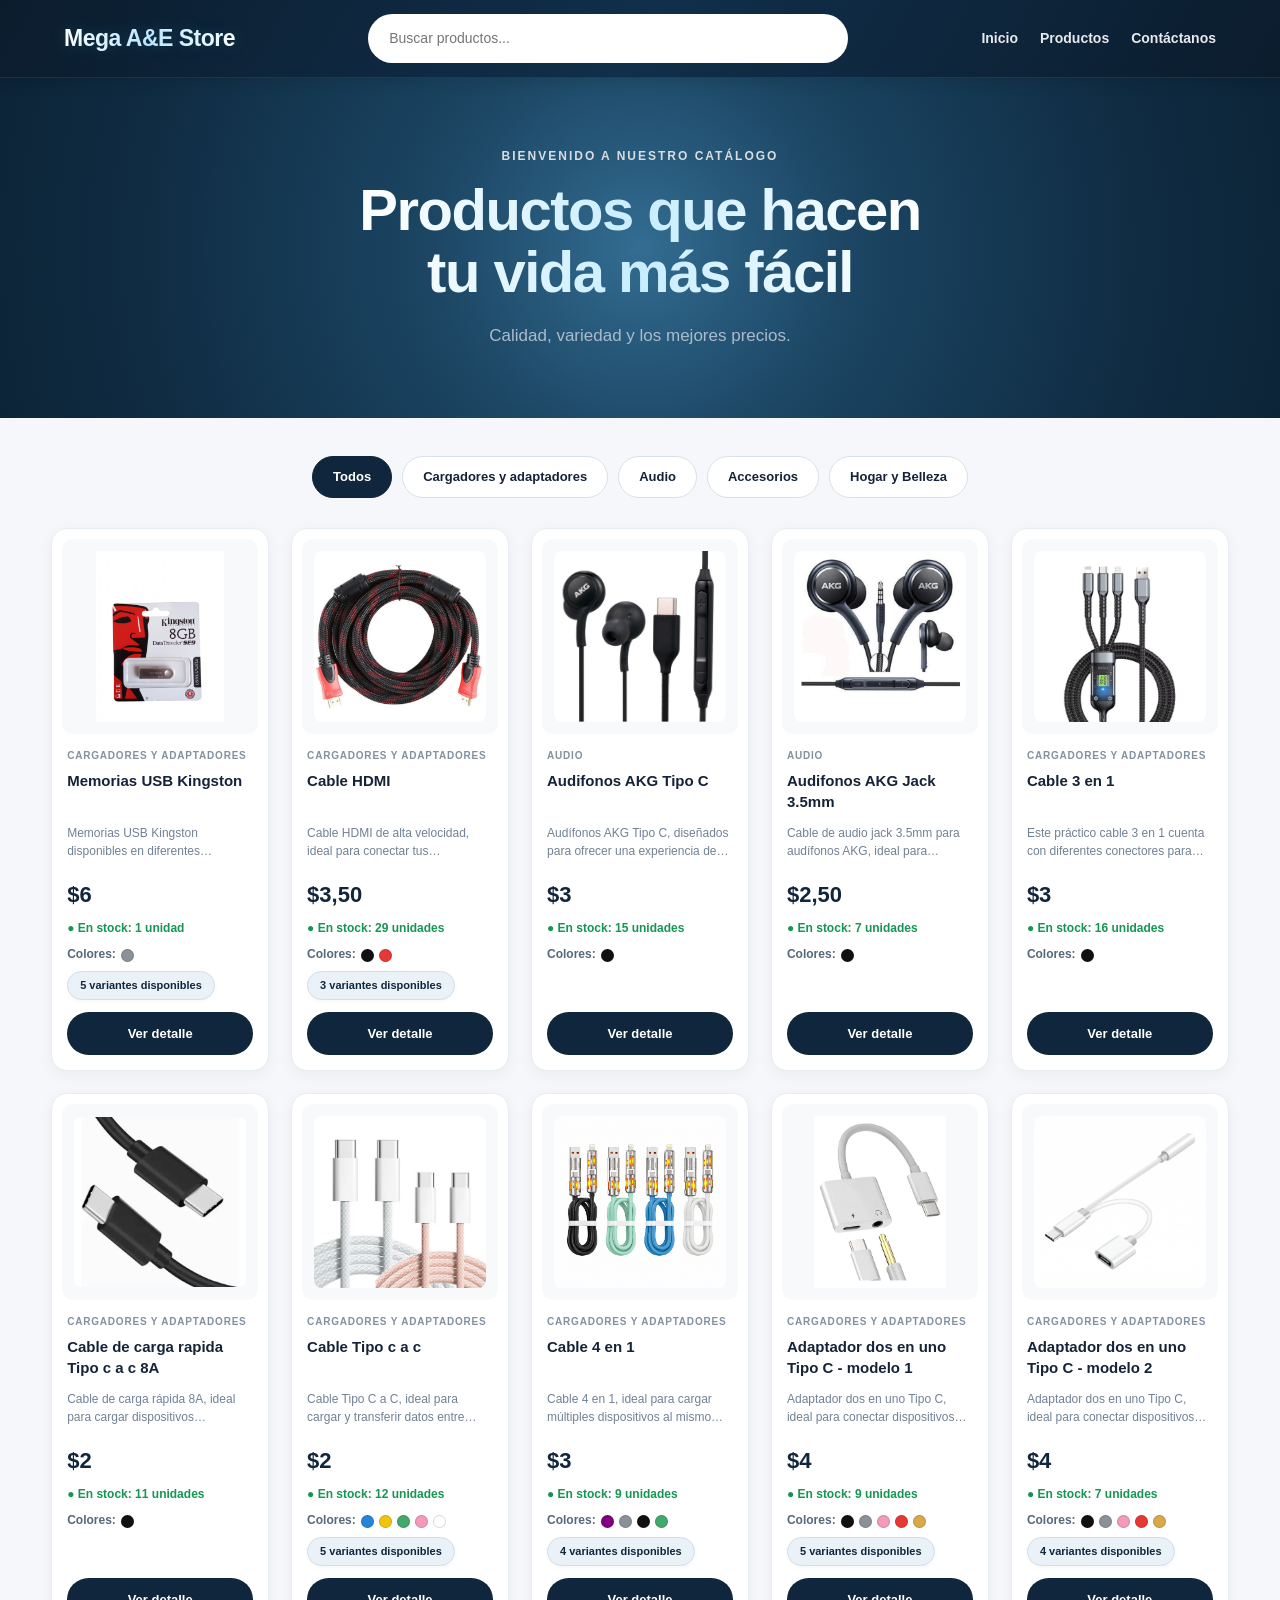
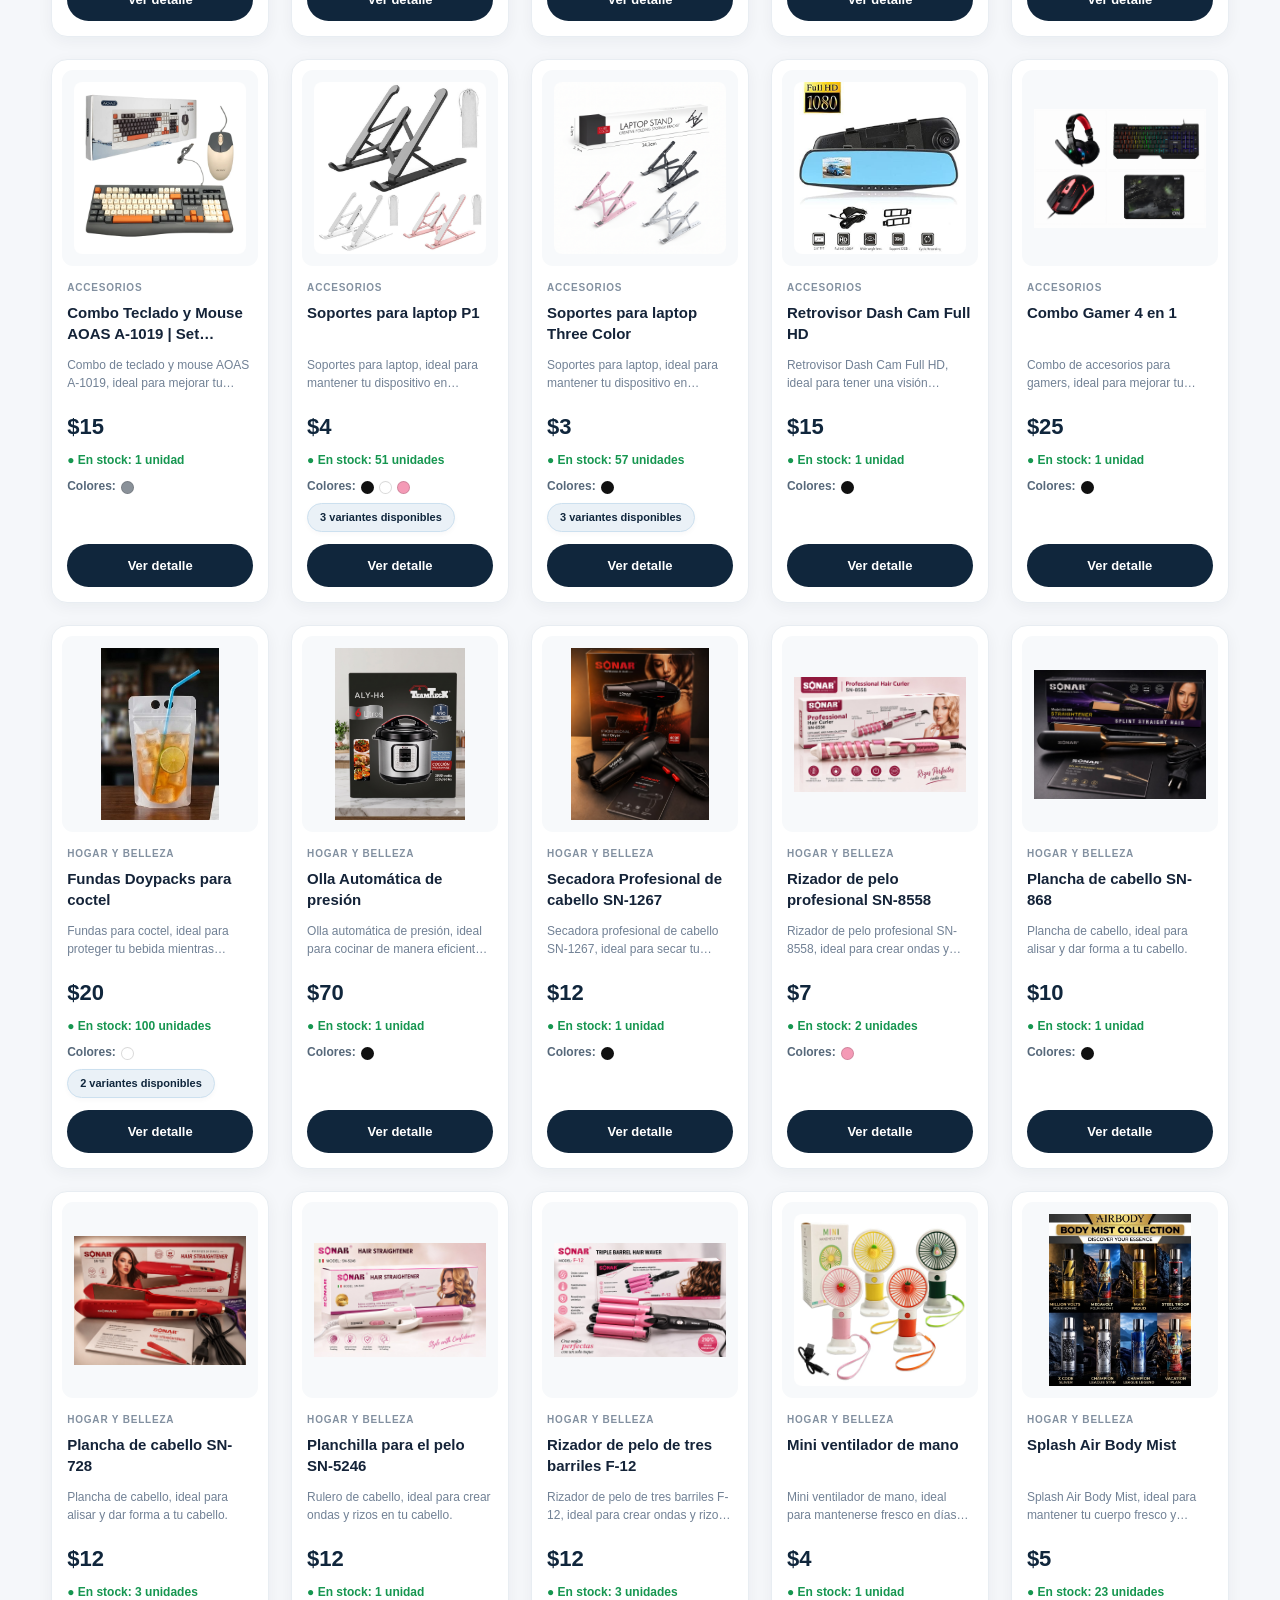
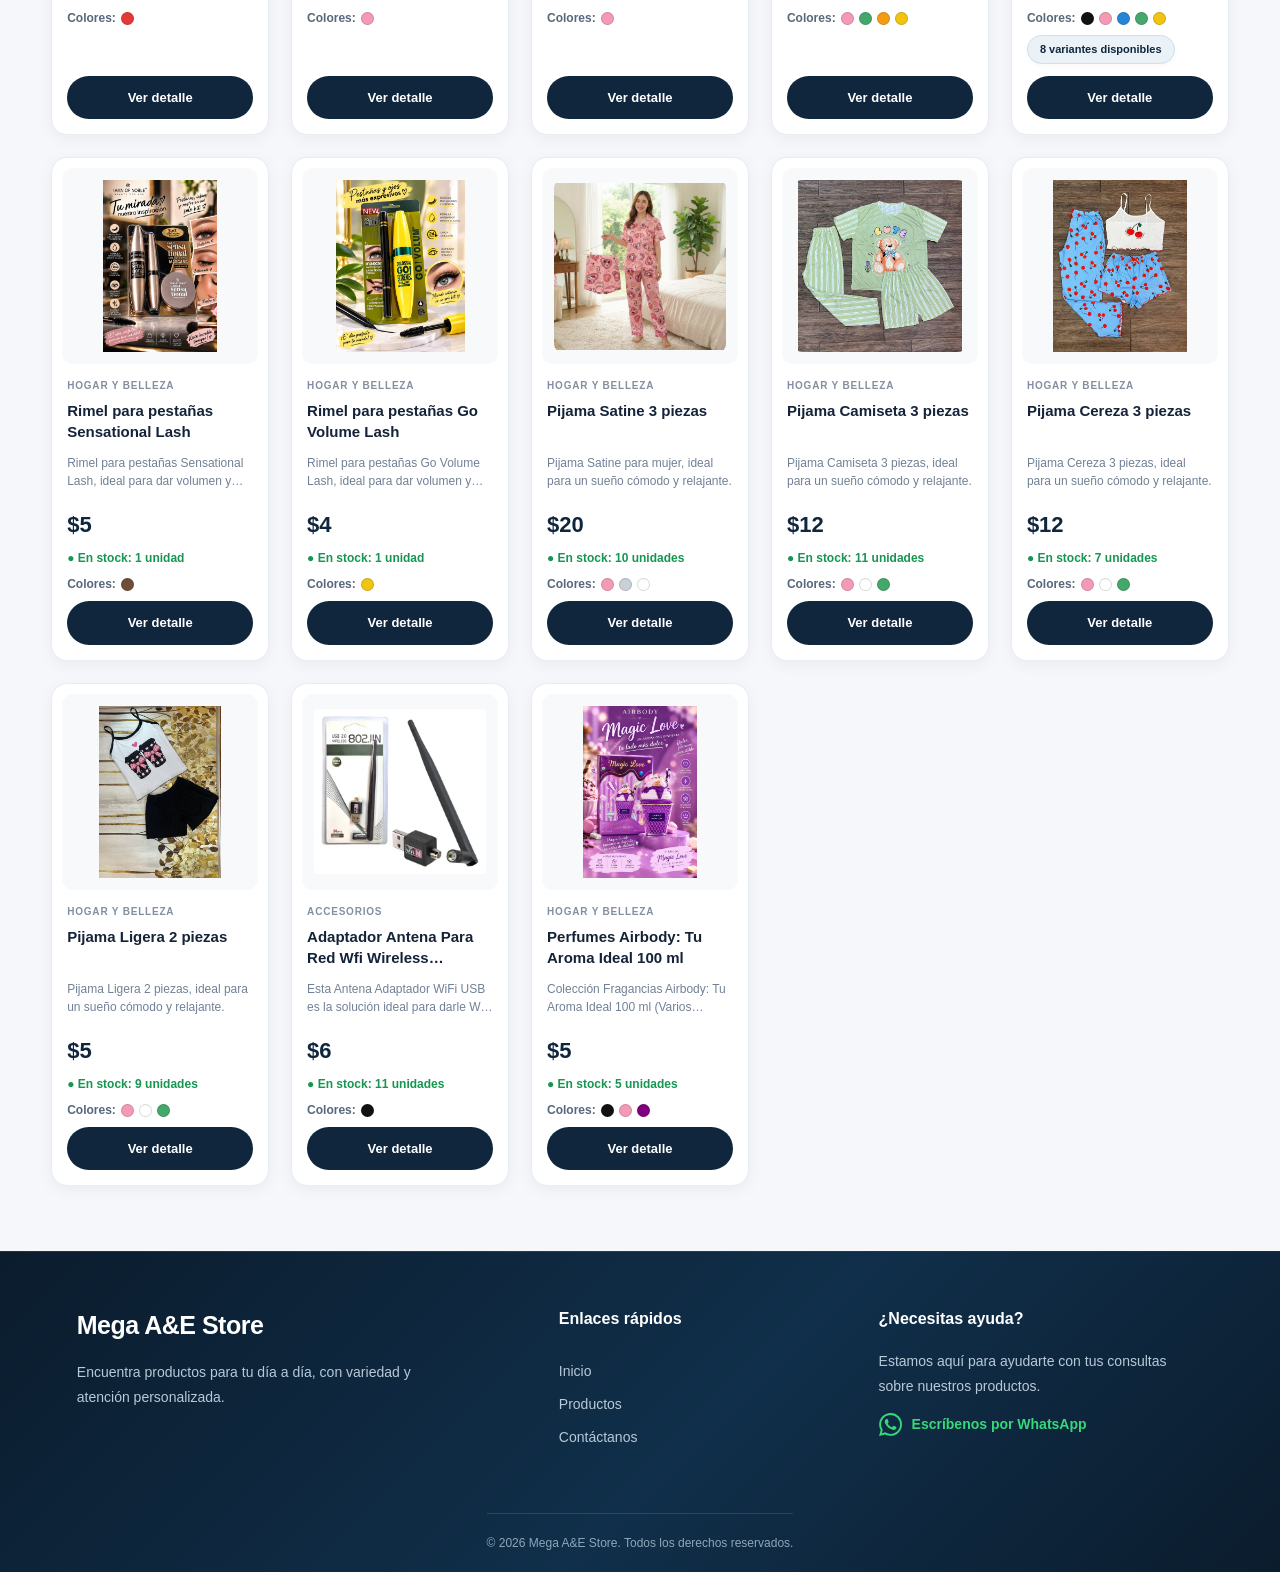
<file: index.html>
<!doctype html>
<html lang="es">

<head>
  <meta charset="utf-8">
  <meta name="viewport" content="width=device-width,initial-scale=1">
  <title>Mega A&E Store</title>
  <link rel="icon" type="image/png" href="./assets/images/icons/carrito-de-compras.png">
  <link rel="stylesheet" href="./css/styles.css">
</head>

<body>
  <header class="top">
    <div class="brand">
      <a href="#inicio" class="brand-link">
        <b>Mega A&E Store</b>
      </a>
    </div>
    <input id="search" placeholder="Buscar productos...">
    <nav><a href="#inicio">Inicio</a><a href="#productos">Productos</a><a href="#contacto">Contáctanos</a></nav>
  </header>


  <section id="inicio" class="hero">
    <div class="hero-content">
      <p>BIENVENIDO A NUESTRO CATÁLOGO</p>

      <h1>
        Productos que hacen<br>
        tu vida más fácil
      </h1>

      <span>
        Calidad, variedad y los mejores precios.
      </span>
    </div>
  </section>



  <section id="productos" class="catalog">
    <div id="filters" class="filters"></div>
    <div id="grid" class="grid"></div>
  </section>

  <footer id="contacto" class="footer">

    <div class="footer-content">

      <!-- Información de la tienda -->
      <div class="footer-brand">
        <h2>Mega A&E Store</h2>
        <p>
          Encuentra productos para tu día a día,
          con variedad y atención personalizada.
        </p>
      </div>

      <!-- Enlaces rápidos -->
      <div class="footer-links">
        <h3>Enlaces rápidos</h3>

        <a href="#inicio">Inicio</a>
        <a href="#productos">Productos</a>
        <a href="#contacto">Contáctanos</a>
      </div>

      <!-- Atención al cliente -->
      <div class="footer-contact">
        <h3>¿Necesitas ayuda?</h3>

        <p>
          Estamos aquí para ayudarte con tus consultas
          sobre nuestros productos.
        </p>

        <a href="#" id="footerWhatsApp" class="footer-whatsapp" target="_blank" rel="noopener noreferrer">
          <svg viewBox="0 0 24 24" aria-hidden="true">
            <path fill="currentColor"
              d="M20.52 3.48A11.8 11.8 0 0 0 12.08 0C5.52 0 .18 5.34.18 11.9c0 2.1.55 4.15 1.6 5.96L.08 24l6.3-1.65a11.9 11.9 0 0 0 5.7 1.45h.01c6.56 0 11.9-5.34 11.9-11.9 0-3.18-1.24-6.17-3.47-8.42ZM12.09 21.8a9.9 9.9 0 0 1-5.04-1.38l-.36-.21-3.74.98 1-3.65-.24-.37a9.85 9.85 0 0 1-1.52-5.27c0-5.46 4.45-9.9 9.91-9.9a9.83 9.83 0 0 1 7.01 2.9 9.83 9.83 0 0 1 2.9 7.01c0 5.46-4.45 9.89-9.92 9.89Zm5.43-7.41c-.3-.15-1.77-.87-2.05-.97-.27-.1-.47-.15-.67.15-.2.3-.77.97-.94 1.17-.17.2-.35.22-.65.07-.3-.15-1.26-.46-2.4-1.47-.89-.8-1.49-1.78-1.66-2.08-.17-.3-.02-.46.13-.61.13-.13.3-.35.45-.52.15-.17.2-.3.3-.5.1-.2.05-.37-.03-.52-.07-.15-.67-1.62-.92-2.22-.24-.58-.49-.5-.67-.51h-.57c-.2 0-.52.07-.79.37-.27.3-1.04 1.02-1.04 2.49s1.07 2.89 1.22 3.09c.15.2 2.1 3.2 5.08 4.49.71.31 1.27.49 1.7.63.71.23 1.36.2 1.87.12.57-.09 1.77-.72 2.02-1.42.25-.7.25-1.3.17-1.42-.07-.13-.27-.2-.57-.35Z" />
          </svg>
          Escríbenos por WhatsApp
        </a>
      </div>

    </div>

    <!-- Parte inferior -->
    <div class="footer-bottom">
      <p>© 2026 Mega A&E Store. Todos los derechos reservados.</p>
    </div>

  </footer>

  <div id="modal" class="modal">
    <div class="modal-box"><button id="close">×</button>
      <div id="modalImg" class="modal-img"></div>

      <div class="modal-info">
        <small id="mCat"></small>

        <h2 id="mName"></h2>

        <p id="mDesc"></p>

        <div id="mVariants" class="modal-variants"></div>

        <h3 id="mPrice"></h3>

        <p id="mStock"></p>

        <p id="mColors"></p>

        <a id="mWa" target="_blank" rel="noopener noreferrer">
          Consultar por WhatsApp
        </a>
      </div>
    </div>
  </div>
  <script src="./js/products.js"></script>
  <script src="./js/app.js"></script>
</body>

</html>
</file>
<file: css/styles.css>
/* ========================================
   MEGA VIRTUAL - ESTILOS GENERALES
======================================== */

:root {
    --primary: #10263c;
    --primary-light: #1d4263;
    --accent: #18a957;
    --background: #f5f7fa;
    --surface: #ffffff;
    --text: #142338;
    --text-muted: #718195;
    --border: #e2e8f0;
    --radius: 14px;
    --shadow: 0 4px 18px rgba(16, 38, 60, 0.07);
    --shadow-hover: 0 10px 28px rgba(16, 38, 60, 0.13);
}

* {
    box-sizing: border-box;
}

html {
    scroll-behavior: smooth;
    scroll-padding-top: 100px;
}

body {
    margin: 0;
    font-family: Arial, sans-serif;
    color: var(--text);
    background: var(--background);
    line-height: 1.5;
}

button,
input {
    font: inherit;
}

button,
a {
    -webkit-tap-highlight-color: transparent;
}

img {
    max-width: 100%;
}

/* ========================================
   ENCABEZADO
======================================== */

.top {
    min-height: 78px;
    background:
        linear-gradient(120deg,
            #0b1c2d 0%,
            #102f4a 50%,
            #0b1c2d 100%);
    color: #fff;
    border-bottom: 1px solid rgba(255, 255, 255, 0.08);
    display: flex;
    align-items: center;
    justify-content: space-between;
    gap: 28px;

    padding: 14px 5%;

    position: sticky;
    top: 0;
    z-index: 5;

    box-shadow: 0 3px 15px rgba(0, 0, 0, 0.12);
}

.brand {
    flex-shrink: 0;
}

.brand b {
    display: block;
    font-size: 23px;
    letter-spacing: -0.5px;

    background: linear-gradient(90deg,
            #ffffff,
            #bfe8ff,
            #ffffff);

    -webkit-background-clip: text;
    -webkit-text-fill-color: transparent;
    background-clip: text;

    text-shadow: 0 0 18px rgba(120, 210, 255, 0.18);
}

.brand small {
    opacity: 0.8;
}

.top input {
    flex: 1;
    width: 100%;
    max-width: 480px;
    min-width: 100px;

    border: 1px solid transparent;
    outline: none;
    border-radius: 30px;

    padding: 13px 20px;
    font-size: 14px;

    background: #fff;
    color: var(--text);

    transition: box-shadow 0.2s, border-color 0.2s;
}

.top input:focus {
    border-color: #7ab5e0;
    box-shadow: 0 0 0 3px rgba(122, 181, 224, 0.2);
}

.top nav {
    display: flex;
    align-items: center;
    gap: 22px;
    flex-shrink: 0;
}

.top nav a {
    color: #fff;
    text-decoration: none;
    font-weight: bold;
    font-size: 14px;
    opacity: 0.9;
    transition: opacity 0.2s;
}

.top nav a:hover {
    opacity: 1;
}

/* ========================================
   BANNER PRINCIPAL
======================================== */

.hero {
    min-height: 340px;
    display: flex;
    align-items: center;
    justify-content: center;
    text-align: center;
    padding: 60px 5%;

    background:
        radial-gradient(
            circle at center,
            #285b7d 0%,
            #183f5b 42%,
            #102c43 75%,
            #0c2437 100%
        );

    overflow: hidden;
    position: relative;
}

.hero::before {
    content: "";

    position: absolute;

    width: 420px;
    height: 420px;

    left: 50%;
    top: 50%;

    transform: translate(-50%, -50%);

    background: radial-gradient(
        circle,
        rgba(94, 180, 230, 0.20) 0%,
        rgba(94, 180, 230, 0.08) 35%,
        transparent 70%
    );

    pointer-events: none;
}

.hero-content {
    position: relative;
    z-index: 1;
}

.hero p {
    color: #b8d5e6;
}

.hero h1 {
    background: linear-gradient(
        90deg,
        #ffffff,
        #c8edff,
        #ffffff
    );

    -webkit-background-clip: text;
    -webkit-text-fill-color: transparent;
    background-clip: text;
}

.hero span {
    color: #d2e2ec;
}

.hero p {
    letter-spacing: 2px;
    color: #d8dde2;
    font-size: 12px;
    font-weight: bold;
    margin: 0 0 14px;
}

.hero h1 {
    font-size: clamp(34px, 5vw, 58px);
    line-height: 1.08;
    letter-spacing: -1.5px;
    margin: 10px 0 18px;
    color: var(--primary);
}

.hero span {
    display: inline-block;
    font-size: 17px;
    color: #abbccc;
    line-height: 1.6;
}

.hero-art {
    display: flex;
    align-items: center;
    justify-content: center;
    gap: 25px;
    font-size: 58px;
    background: #e3edf2;
}

.hero-art strong {
    font-size: 26px;
    font-style: italic;
}

/* ========================================
   CATÁLOGO Y FILTROS
======================================== */

.catalog {
    width: 100%;
    max-width: 1600px;
    margin: 0 auto;
    padding: 38px 4% 65px;
}

.filters {
    display: flex;
    justify-content: center;
    flex-wrap: wrap;
    gap: 10px;
    margin-bottom: 30px;
}

.filter {
    border: 1px solid #d9e1e8;
    background: #fff;
    color: var(--text);

    border-radius: 30px;
    padding: 10px 20px;

    cursor: pointer;
    font-weight: bold;
    font-size: 13px;

    transition:
        background 0.2s,
        color 0.2s,
        border-color 0.2s,
        transform 0.2s;
}

.filter:hover {
    border-color: var(--primary);
    transform: translateY(-1px);
}

.filter.active {
    background: var(--primary);
    color: #fff;
    border-color: var(--primary);
}

/* ========================================
   CUADRÍCULA DE PRODUCTOS
======================================== */

.grid {
    display: grid;
    grid-template-columns: repeat(5, minmax(0, 1fr));
    gap: 22px;
    align-items: stretch;
}

/* ========================================
   TARJETAS DE PRODUCTOS
======================================== */

.card {
    display: flex;
    flex-direction: column;
    min-width: 0;
    height: 100%;
    padding: 10px;

    background: #fff;
    border: 1px solid #e8edf2;
    border-radius: 16px;
    overflow: hidden;

    box-shadow: 0 4px 16px rgba(16, 38, 60, 0.05);

    transition:
        transform 0.25s ease,
        box-shadow 0.25s ease;
}

@media (hover: hover) {
    .card:hover {
        transform: translateY(-5px);
        box-shadow: 0 12px 28px rgba(16, 38, 60, 0.12);
    }
}

/* ========================================
   IMAGEN DEL PRODUCTO
======================================== */

.pic {
    width: 100%;
    aspect-ratio: 1 / 1;

    display: flex;
    align-items: center;
    justify-content: center;

    padding: 12px;
    overflow: hidden;

    background: #f7f9fb;
    border-radius: 11px;
}

.pic img {
    display: block;

    width: 100%;
    height: 100%;

    object-fit: contain;
    object-position: center;

    border-radius: 8px;

    transition: transform 0.3s ease;
}

@media (hover: hover) {
    .card:hover .pic img {
        transform: scale(1.05);
    }
}

/* ========================================
   CONTENIDO DE LA TARJETA
======================================== */

.body {
    display: flex;
    flex-direction: column;
    flex: 1;

    min-width: 0;
    padding: 14px 5px 5px;
}

.cat {
    font-size: 10px;
    color: #8290a0;
    font-weight: bold;
    text-transform: uppercase;
    letter-spacing: 0.8px;
}

.body h3 {
    font-size: 15px;
    line-height: 1.4;
    color: #142338;

    margin: 7px 0;

    min-height: 42px;

    display: -webkit-box;
    -webkit-box-orient: vertical;
    -webkit-line-clamp: 2;
    line-clamp: 2;

    overflow: hidden;
    overflow-wrap: anywhere;
}

.desc {
    font-size: 12px;
    line-height: 1.5;
    color: #718195;

    margin: 5px 0 10px;

    min-height: 36px;
    max-height: 36px;

    overflow: hidden;

    display: -webkit-box;
    -webkit-box-orient: vertical;
    -webkit-line-clamp: 2;
    line-clamp: 2;
}

.price {
    font-size: 22px;
    font-weight: 800;
    color: #10263c;

    margin: 8px 0;
}

.stock {
    font-size: 12px;
    color: #169650;
    font-weight: bold;
}

.colors {
    font-size: 12px;
    margin: 8px 0;
    color: #56687a;
}

.detail {
    width: 100%;
    margin-top: auto;
    padding: 12px 10px;

    border: none;
    border-radius: 25px;

    background: #10263c;
    color: #fff;

    font-size: 13px;
    font-weight: bold;

    cursor: pointer;

    transition:
        background 0.2s ease,
        transform 0.2s ease;
}

.detail:hover {
    background: #1d4263;
}

.detail:active {
    transform: scale(0.98);
}

/* ========================================
   MODAL DE PRODUCTO - REDISEÑO
======================================== */

.modal {
    display: none;

    position: fixed;
    inset: 0;

    background: rgba(7, 20, 35, 0.78);

    z-index: 20;

    align-items: center;
    justify-content: center;

    padding: 24px;

    overflow-y: auto;

    backdrop-filter: blur(4px);
}

.modal.open {
    display: flex;
}

/* CONTENEDOR */

.modal-box {
    position: relative;

    width: min(900px, 100%);
    max-height: calc(100vh - 48px);

    display: grid;
    grid-template-columns: minmax(0, 1.05fr) minmax(0, 0.95fr);

    background: #fff;

    border-radius: 22px;

    overflow: hidden;

    box-shadow:
        0 25px 70px rgba(0, 0, 0, 0.30),
        0 5px 20px rgba(0, 0, 0, 0.10);
}

/* IMAGEN */

.modal-img {
    min-height: 500px;

    display: flex;
    align-items: center;
    justify-content: center;

    padding: 35px;

    background:
        radial-gradient(circle at center, #ffffff 0%, #f3f6f9 70%);

    color: #91a1b2;

    text-align: center;

    overflow: hidden;
}

.modal-img img {
    display: block;

    width: 100%;
    height: 100%;

    max-width: 100%;
    max-height: 500px;

    object-fit: contain;
    object-position: center;

    border-radius: 12px;

    transition: transform 0.3s ease;
}

@media (hover: hover) {
    .modal-img:hover img {
        transform: scale(1.03);
    }
}

/* INFORMACIÓN */

.modal-info {
    min-width: 0;

    display: flex;
    flex-direction: column;

    padding: 45px 40px;
}

.modal-info small {
    display: inline-block;

    color: #8290a0;

    font-size: 11px;
    font-weight: 800;

    text-transform: uppercase;
    letter-spacing: 1px;

    margin-bottom: 10px;
}

.modal-info h2 {
    color: var(--text);

    font-size: clamp(24px, 3vw, 32px);
    line-height: 1.18;

    margin: 0 0 18px;

    overflow-wrap: anywhere;
}

.modal-info #mDesc {
    color: var(--text-muted);

    font-size: 14px;
    line-height: 1.7;

    margin: 0 0 20px;
}

.modal-info h3 {
    color: var(--primary);

    font-size: 32px;
    line-height: 1;

    margin: 5px 0 18px;
}

.modal-info #mStock {
    color: #169650;

    font-size: 13px;
    font-weight: bold;

    margin: 0 0 10px;
}

.modal-info #mColors {
    display: flex;
    align-items: center;
    flex-wrap: wrap;
    gap: 7px;

    color: #56687a;

    font-size: 13px;

    margin-bottom: 25px;
}

/* BOTÓN WHATSAPP */

.modal-info a {
    display: flex;
    align-items: center;
    justify-content: center;

    width: 100%;

    margin-top: auto;

    background: var(--accent);
    color: #fff;

    text-align: center;

    padding: 14px 18px;

    border-radius: 30px;

    text-decoration: none;

    font-size: 14px;
    font-weight: 800;

    box-shadow: 0 6px 18px rgba(24, 169, 87, 0.20);

    transition:
        background 0.2s ease,
        transform 0.2s ease,
        box-shadow 0.2s ease;
}

.modal-info a:hover {
    background: #128846;

    transform: translateY(-2px);

    box-shadow: 0 9px 22px rgba(24, 169, 87, 0.28);
}

/* BOTÓN CERRAR */

.modal-box>button {
    position: absolute;

    right: 15px;
    top: 15px;

    z-index: 3;

    width: 40px;
    height: 40px;

    display: flex;
    align-items: center;
    justify-content: center;

    border: 0;
    border-radius: 50%;

    background: rgba(255, 255, 255, 0.95);

    color: var(--text);

    font-size: 25px;
    line-height: 1;

    cursor: pointer;

    box-shadow: 0 3px 12px rgba(0, 0, 0, 0.15);

    transition:
        background 0.2s ease,
        transform 0.2s ease;
}

.modal-box>button:hover {
    background: #fff;
    transform: rotate(90deg);
}

/* ========================================
   COLORES DOS PRODUCTOS
======================================== */

.dot {
    display: inline-block;

    width: 13px;
    height: 13px;

    margin-left: 5px;

    border-radius: 50%;

    border: 1px solid rgba(0, 0, 0, 0.15);

    vertical-align: middle;
}

/* ========================================
   PIE DE PÁGINA
======================================== */

footer {
    background: var(--primary);
    color: #fff;

    display: flex;
    align-items: center;
    justify-content: space-around;
    flex-wrap: wrap;
    gap: 20px;

    padding: 30px 5%;

    font-size: 14px;
}

footer b {
    font-size: 18px;
}

/* ========================================
   TABLETS Y LAPTOPS PEQUEÑAS
======================================== */

@media (max-width: 1100px) {

    .grid {
        grid-template-columns: repeat(4, minmax(0, 1fr));
        gap: 18px;
    }

    .top {
        gap: 18px;
        padding-left: 4%;
        padding-right: 4%;
    }

    .brand b {
        font-size: 21px;
    }

    .top nav {
        gap: 14px;
    }

    .catalog {
        padding-left: 3%;
        padding-right: 3%;
    }
}

/* ========================================
   TABLETS
======================================== */

@media (max-width: 850px) {

    .top {
        flex-wrap: wrap;
        height: auto;
        gap: 14px;
    }

    .brand {
        flex: 1;
    }

    .top nav {
        order: 2;
    }

    .top input {
        order: 3;
        flex-basis: 100%;
        max-width: none;
    }

    .grid {
        grid-template-columns: repeat(3, minmax(0, 1fr));
        gap: 16px;
    }

    .hero>div:first-child {
        padding: 45px 5%;
    }

    /* Modal tablet */

    .modal-box {
        grid-template-columns: 1fr 1fr;
    }

    .modal-img {
        min-height: 420px;
    }

    .modal-info {
        padding: 32px 28px;
    }
}

/* ========================================
   CELULARES
======================================== */

@media (max-width: 600px) {

    html {
        scroll-padding-top: 140px;
    }

    .top {
        padding: 13px 4%;
        gap: 12px;
    }

    .brand b {
        font-size: 19px;
    }

    .top nav {
        width: 100%;
        justify-content: space-between;
        gap: 10px;
    }

    .top nav a {
        font-size: 13px;
    }

    .top input {
        padding: 12px 16px;
        font-size: 14px;
    }

    .hero {
        min-height: 280px;
        padding: 45px 6%;
    }

    .hero p {
        font-size: 9px;
        letter-spacing: 1.5px;
    }

    .hero h1 {
        font-size: clamp(30px, 8vw, 42px);
        letter-spacing: -1px;
    }

    .hero span {
        font-size: 14px;
    }

    .catalog {
        padding: 25px 4% 45px;
    }

    .filters {
        justify-content: flex-start;
        flex-wrap: nowrap;
        overflow-x: auto;

        padding: 3px 1px 10px;

        margin-bottom: 20px;

        scrollbar-width: thin;
    }

    .filter {
        flex-shrink: 0;

        padding: 9px 16px;

        font-size: 12px;
    }

    .grid {
        grid-template-columns: repeat(2, minmax(0, 1fr));
        gap: 12px;
    }

    .card {
        padding: 7px;
        border-radius: 12px;
    }

    /* IMPORTANTE:
       El contenedor de imagen se mantiene cuadrado
       también en celulares. */

    .pic {
        aspect-ratio: 1 / 1;
    }

    .body {
        padding: 10px 3px 3px;
    }

    .body h3 {
        font-size: 14px;
    }

    .price {
        font-size: 19px;
    }

    .detail {
        font-size: 12px;
        padding: 11px 6px;
    }

    /* ====================================
       MODAL EN CELULAR
    ==================================== */

    .modal {
        padding: 10px;

        align-items: center;

        backdrop-filter: blur(3px);
    }

    .modal-box {
        width: 100%;

        max-height: calc(100dvh - 20px);

        display: flex;
        flex-direction: column;

        border-radius: 18px;

        overflow-y: auto;
        overflow-x: hidden;
    }

    .modal-img {
        flex-shrink: 0;

        width: 100%;
        height: 240px;
        min-height: 240px;

        padding: 20px;

        background:
            radial-gradient(circle at center, #ffffff 0%, #f3f6f9 75%);
    }

    .modal-img img {
        width: 100%;
        height: 100%;
        max-height: 240px;

        object-fit: contain;
    }

    .modal-info {
        display: flex;

        padding: 22px 20px 20px;
    }

    .modal-info small {
        font-size: 10px;
        margin-bottom: 8px;
    }

    .modal-info h2 {
        font-size: 23px;

        padding-right: 25px;

        margin-bottom: 12px;
    }

    .modal-info #mDesc {
        font-size: 13px;
        line-height: 1.6;

        margin-bottom: 14px;
    }

    .modal-info h3 {
        font-size: 27px;

        margin: 5px 0 14px;
    }

    .modal-info #mStock {
        font-size: 12px;
    }

    .modal-info #mColors {
        font-size: 12px;

        margin-bottom: 18px;
    }

    .modal-info a {
        padding: 13px 16px;

        font-size: 13px;
    }

    .modal-box>button {
        top: 10px;
        right: 10px;

        width: 36px;
        height: 36px;

        font-size: 23px;
    }

    footer {
        flex-direction: column;
        text-align: center;
        gap: 12px;
        padding: 25px 5%;
    }
}

/* ========================================
   CELULARES MUY PEQUEÑOS
======================================== */

@media (max-width: 360px) {

    .brand b {
        font-size: 17px;
    }

    .top nav a {
        font-size: 12px;
    }

    .grid {
        gap: 8px;
    }

    .card {
        padding: 6px;
    }

    .body h3 {
        font-size: 13px;
    }

    .price {
        font-size: 17px;
    }

    .desc {
        font-size: 11px;
    }

    .detail {
        font-size: 11px;
    }

    .modal {
        padding: 7px;
    }

    .modal-box {
        max-height: calc(100dvh - 14px);
        border-radius: 15px;
    }

    .modal-img {
        height: 200px;
        min-height: 200px;
        padding: 15px;
    }

    .modal-img img {
        max-height: 200px;
    }

    .modal-info {
        padding: 18px 16px;
    }

    .modal-info h2 {
        font-size: 21px;
    }

    .modal-info h3 {
        font-size: 24px;
    }
}

/* ========================================
   MENSAJE SIN RESULTADOS
======================================== */

.empty-state {
    grid-column: 1 / -1;

    width: 100%;

    padding: 50px 20px;

    text-align: center;

    background: #fff;

    border: 1px dashed #d6e0e8;

    border-radius: 16px;
}

.empty-icon {
    font-size: 38px;
    margin-bottom: 12px;
}

.empty-state h3 {
    color: #142338;
    font-size: 20px;
    margin-bottom: 10px;
}

.empty-state p {
    color: #718195;
    font-size: 14px;
    margin-bottom: 20px;
}

.empty-state .detail {
    max-width: 240px;
    margin: 0 auto;
}

/* ========================================
   ACCESIBILIDAD
======================================== */

@media (prefers-reduced-motion: reduce) {

    *,
    *::before,
    *::after {
        scroll-behavior: auto !important;
        transition-duration: 0.01ms !important;
        animation-duration: 0.01ms !important;
    }
}

/* ========================================
   FOOTER - MEGA A&E STORE
======================================== */

.footer {
    background: linear-gradient(
        135deg,
        #0b1c2d 0%,
        #102f4a 55%,
        #0b1c2d 100%
    );

    color: #ffffff;
    padding: 55px 6% 0;
    border-top: 1px solid rgba(255, 255, 255, 0.08);
}

.footer-content {
    max-width: 1400px;
    margin: 0 auto;
    display: grid;
    grid-template-columns: 1.3fr 0.8fr 1fr;
    gap: 60px;
    padding-bottom: 45px;
}

/* Marca */
.footer-brand h2 {
    margin: 0 0 15px;
    font-size: 25px;
    letter-spacing: -0.5px;
    color: #ffffff;
}

.footer-brand p,
.footer-contact p {
    max-width: 350px;
    color: #b8c9d8;
    font-size: 14px;
    line-height: 1.8;
    margin: 0;
}

/* Títulos */
.footer-links h3,
.footer-contact h3 {
    margin: 0 0 18px;
    font-size: 16px;
    color: #ffffff;
}

/* Enlaces */
.footer-links {
    display: flex;
    flex-direction: column;
    align-items: flex-start;
    gap: 12px;
}

.footer-links a {
    color: #b8c9d8;
    text-decoration: none;
    font-size: 14px;
    transition: color 0.2s ease, transform 0.2s ease;
}

.footer-links a:hover {
    color: #ffffff;
    transform: translateX(4px);
}

/* Botón explorar */
.footer-button {
    display: inline-flex;
    align-items: center;
    justify-content: center;
    margin-top: 20px;
    padding: 11px 20px;
    border: 1px solid rgba(255, 255, 255, 0.25);
    border-radius: 25px;
    color: #ffffff;
    text-decoration: none;
    font-size: 13px;
    font-weight: bold;
    transition: background 0.2s ease, border-color 0.2s ease;
}

.footer-button:hover {
    background: rgba(255, 255, 255, 0.08);
    border-color: #ffffff;
}

/* WhatsApp */
.footer-whatsapp {
    display: flex;
    align-items: center;
    gap: 10px;
    width: fit-content;
    margin-top: 14px;
    color: #36d879;
    text-decoration: none;
    font-size: 14px;
    font-weight: bold;
    transition: color 0.2s ease, transform 0.2s ease;
}

.footer-whatsapp svg {
    width: 23px;
    height: 23px;
    flex-shrink: 0;
}

.footer-whatsapp:hover {
    color: #75f0a5;
    transform: translateY(-2px);
}

/* Franja inferior */
.footer-bottom {
    border-top: 1px solid rgba(255, 255, 255, 0.12);
    padding: 20px 0;
    text-align: center;
}

.footer-bottom p {
    margin: 0;
    color: #8fa6b9;
    font-size: 12px;
}

/* Adaptación para tablets */
@media (max-width: 850px) {
    .footer-content {
        grid-template-columns: repeat(2, minmax(0, 1fr));
        gap: 35px;
    }

    .footer-contact {
        grid-column: 1 / -1;
    }
}

/* Adaptación para celulares */
@media (max-width: 600px) {
    .footer {
        padding: 40px 6% 0;
    }

    .footer-content {
        grid-template-columns: 1fr;
        gap: 30px;
        padding-bottom: 35px;
    }

    .footer-contact {
        grid-column: auto;
    }

    .footer-brand h2 {
        font-size: 23px;
    }

    .footer-bottom p {
        font-size: 11px;
        line-height: 1.6;
    }
}

/* Nombre de la tienda clicable */
.brand-link {
    display: inline-block;
    color: inherit;
    text-decoration: none;
    cursor: pointer;
}

.brand-link:hover {
    opacity: 0.9;
}

/* ========================================
   MODAL - VARIANTES Y GALERÍA (NUEVO)
======================================== */

/* Contenedor de las opciones (Ej. 8GB, 16GB) */
.variant-options {
    display: flex;
    flex-wrap: wrap;
    gap: 10px;
    margin-top: 8px;
    margin-bottom: 20px;
}

/* Botones de las variantes */
.variant-option {
    padding: 8px 18px;
    border: 2px solid var(--border);
    border-radius: 10px;
    background: #fff;
    color: var(--text-muted);
    font-size: 13px;
    font-weight: bold;
    cursor: pointer;
    transition: all 0.2s ease;
}

.variant-option:hover {
    border-color: var(--primary-light);
    color: var(--primary);
}

/* Estado activo/seleccionado de la variante */
.variant-option.selected {
    border-color: var(--primary);
    background: var(--primary);
    color: #fff;
    box-shadow: 0 4px 10px rgba(16, 38, 60, 0.15);
}

/* ========================================
   ETIQUETA DE VARIANTES EN LA TARJETA
======================================== */

.variant-summary {
    font-size: 11px;
    font-weight: bold;
    color: var(--primary);
    background: #eaf1f7; /* Fondo azul muy suave */
    border: 1px solid #cce0ef; /* Borde sutil para darle forma */
    padding: 5px 12px;
    border-radius: 20px; /* Bordes redondeados tipo píldora */
    display: inline-block;
    margin-bottom: 12px;
    width: fit-content;
    box-shadow: 0 2px 5px rgba(16, 38, 60, 0.03);
}
</file>
